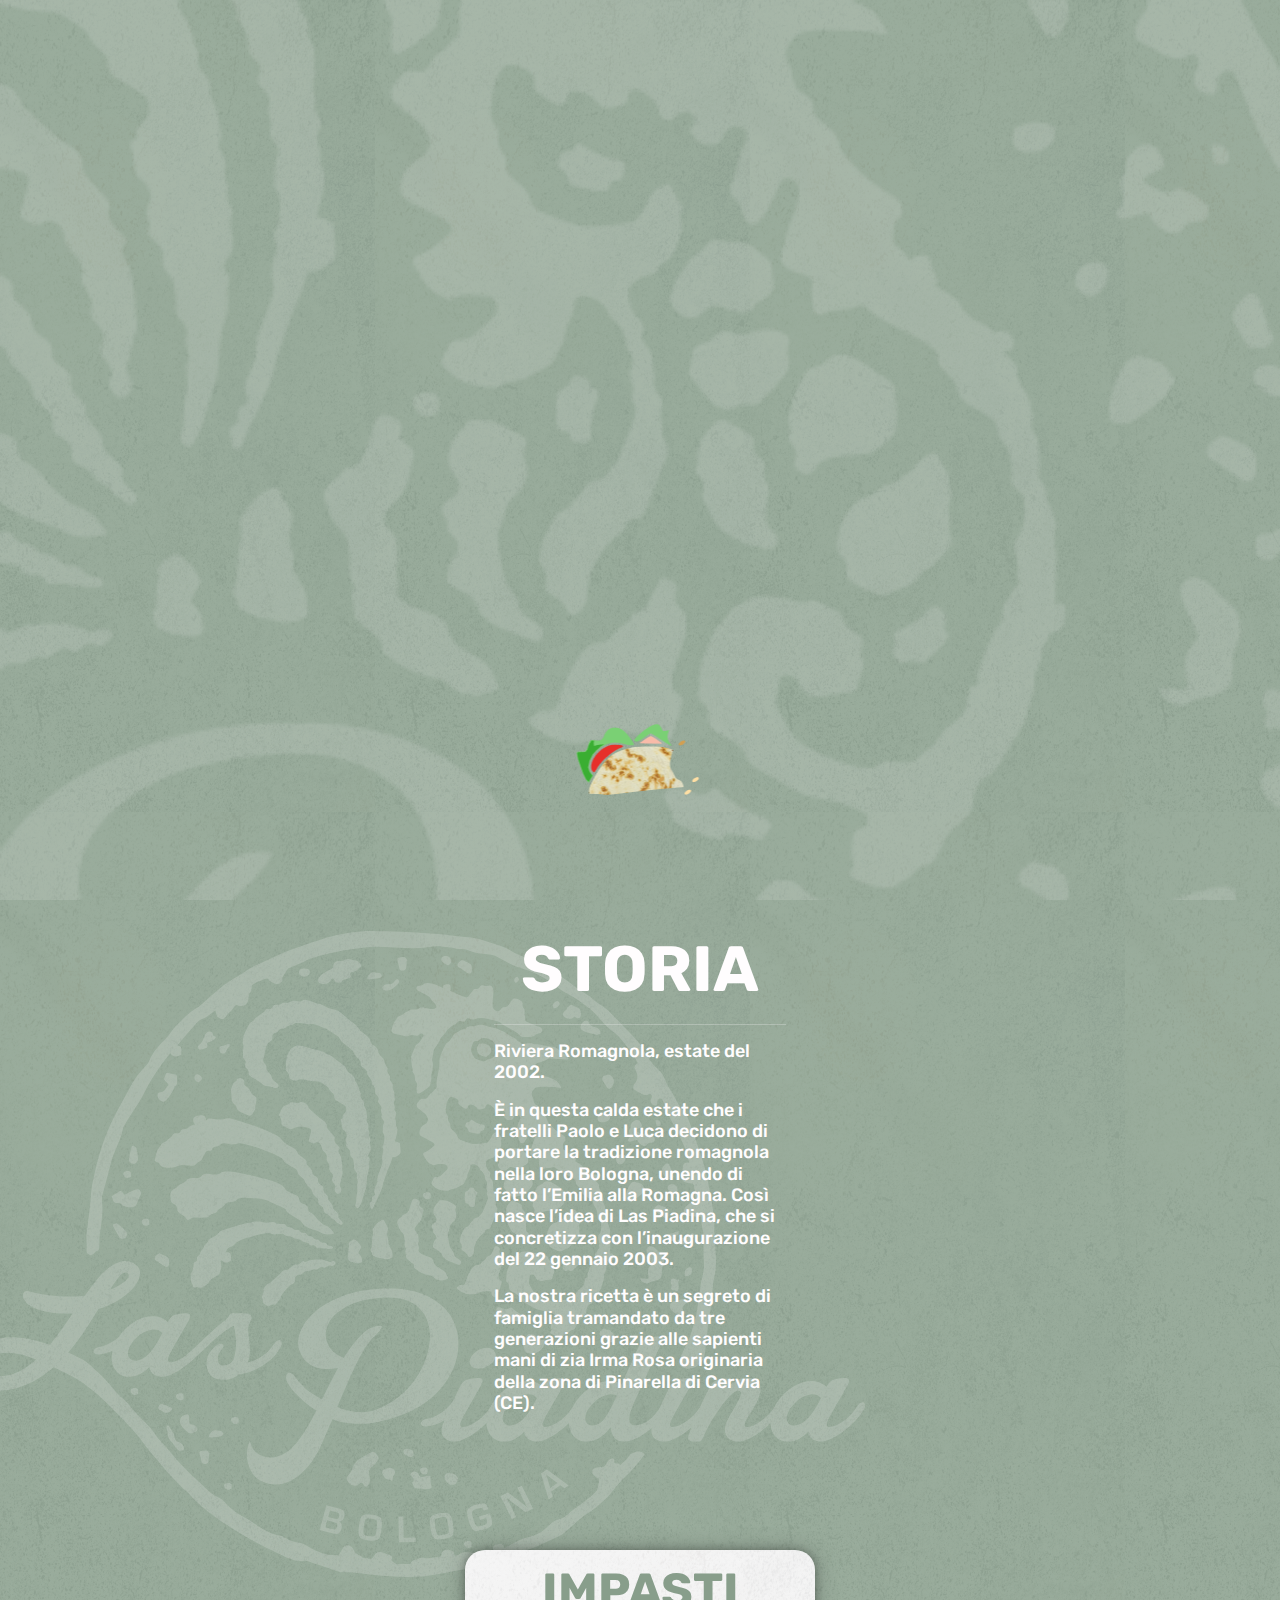
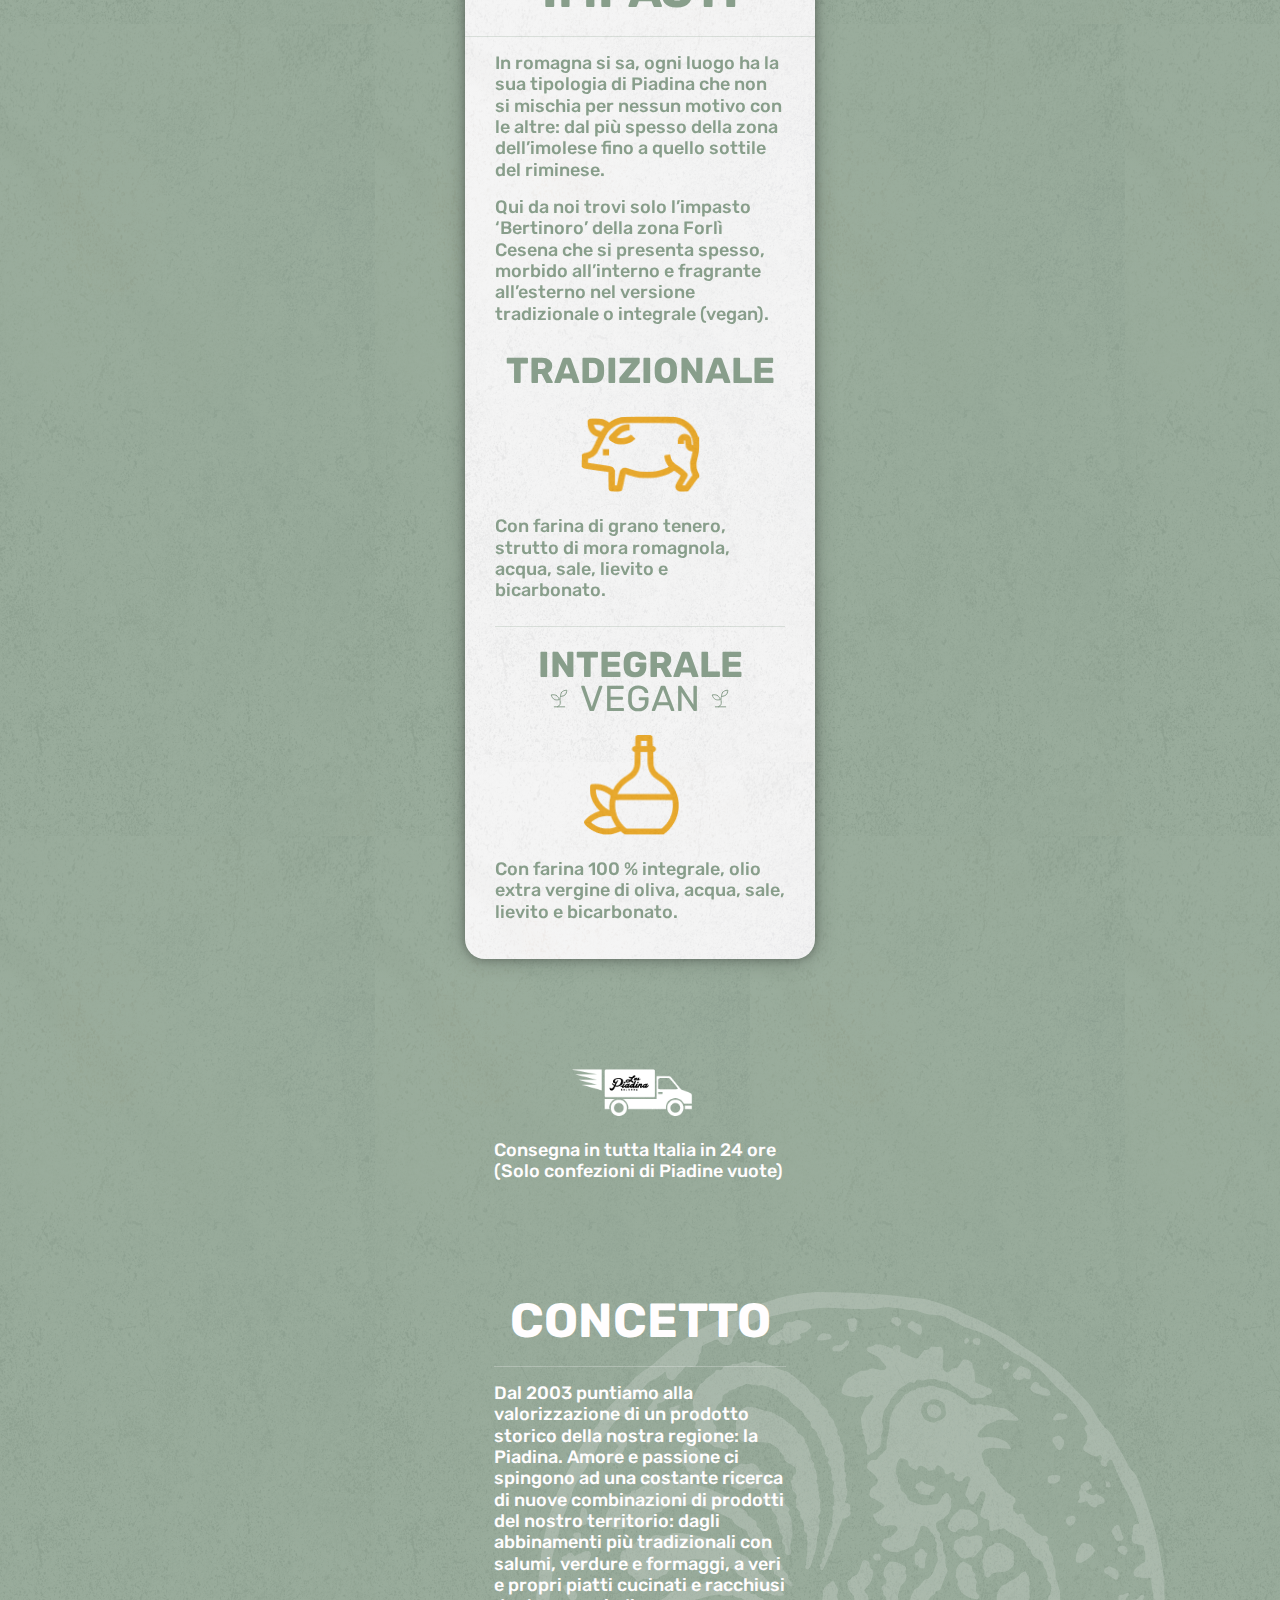
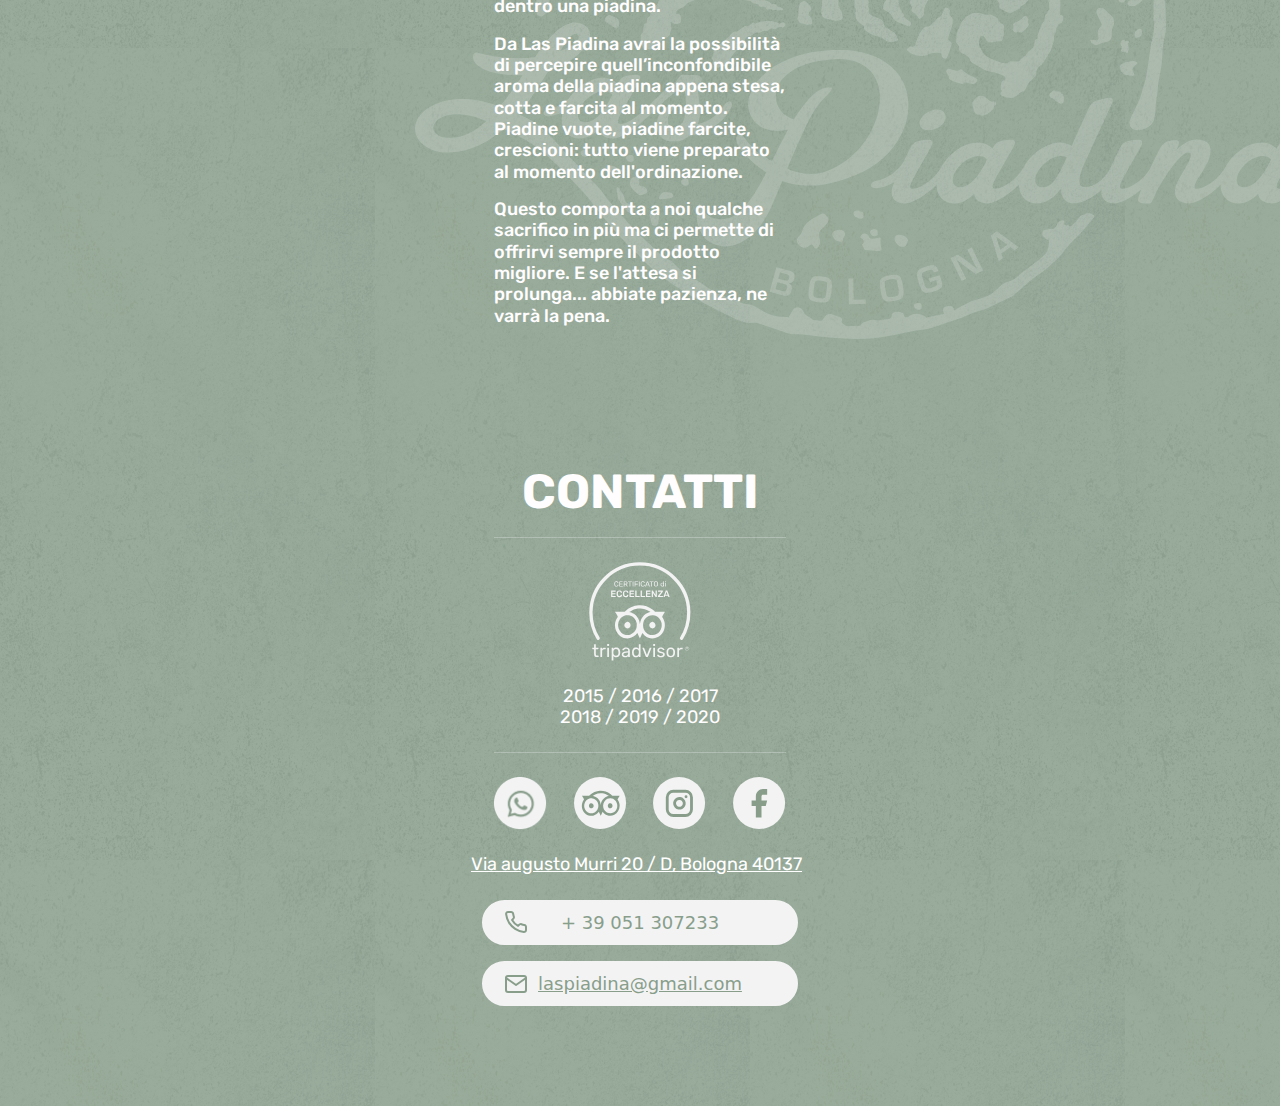
<file: index.html>
<!DOCTYPE html>
<html class="no-js" lang="it">
  <head>
    <meta charset="utf-8" />
    <meta name="viewport" content="width=device-width, initial-scale=1.0" />
    <title>LasPiadina</title>

    <link
      href="css/index.css"
      media="screen, projection"
      rel="stylesheet"
      type="text/css"
    />
    <!--[if lt IE 9]>
      <script src="js/html5shiv.js"></script>
    <![endif]-->
    <script src="js/modernizr.js"></script>
    <!-- CSS only -->
    <link
      href="./thridparty/bootstrap-5.1.3-dist/css/bootstrap.min.css"
      rel="stylesheet"

    />
  </head>
  <body>
    <div class="wrapper-outer">
      <div class="wrapper">
        <div class="anim-screen">
          <div class="anim-screen-bg"></div>
          <div class="slides">
            <img
            loading="lazy"
              class="anim-screen-slide-1"
              src="./images/Piadina-intera.png"
            />
            <img
            loading="lazy"
              class="anim-screen-slide-2"
              src="./images/Piadina-morso.png"
            />
            <img
            loading="lazy"
              class="anim-screen-slide-3"
              src="./images/Piadina-intera.png"
            />
            <img
            loading="lazy"
              class="anim-screen-slide-4"
              src="./images/Piadina-morso.png"
            />
          </div>
        </div>
        <div class="menu-btn d-none">
          <a
            href="https://www.justeat.it/restaurants-las-piadinabologna/menu"
            class="btn-yellow"
            >Ordina</a
          >
        </div>
        <header>
          <div
            class="d-flex justify-content-between align-items-center header-open"
          >
            <div class="nav-item d-flex align-items-center">
              <a
                class="text-decoration-none desc-14 text-white fw-500"
                href="#"
              >
                <img
                loading="lazy"
                  width="19px"
                  class="language-toggler me-1"
                  src="./images/italian-flag-circle.png"
                  alt="italian flag"
                />
                <span> IT </span>
              </a>
            </div>
            <div class="nav-item">
              <a href="./index.html">
                <img
                loading="lazy" class="logo" src="./images/logo.svg" alt="..." />
              </a>
            </div>
            <div class="nav-item d-flex justify-content-end">
              <button id="navbarOpener" class="btn">
                <img
                loading="lazy" class="logo" src="./images/two-lines.svg" alt="..." />
              </button>
            </div>
          </div>

          <div class="navbar-menu d-none">
            <div class="content">
              <div
                class="d-flex justify-content-between align-items-center header-open p-0"
              >
                <div class="nav-item d-flex align-items-center">
                  <a
                    class="text-decoration-none desc-14 text-white fw-500"
                    href="#"
                  >
                    <img
                    loading="lazy"
                      width="19px"
                      class="language-toggler me-1"
                      src="./images/italian-flag-circle.png"
                      alt="italian flag"
                    />
                    <span> IT </span>
                  </a>
                </div>
                <div class="nav-item">
                  <a href="">
                    <img
                    loading="lazy" class="logo" src="./images/logo.svg" alt="..." />
                  </a>
                </div>
                <div class="nav-item d-flex justify-content-end">
                  <button id="navbarCloser" class="btn">
                    <img
                    loading="lazy" class="logo" src="./images/x.svg" alt="..." />
                  </button>
                </div>
              </div>

              <ul class="list-unstyled">
                <li class="desc-36 fw-bold">
                  <a class="text-decoration-none text-white" href="./menu.html">
                    MENU</a
                  >
                </li>
                <li class="desc-36">
                  <a class="text-white text-decoration-none" href="#storisId">
                    STORIA</a
                  >
                </li>
                <li class="desc-36">
                  <a class="text-white text-decoration-none" href="#impastoId">
                    IMPASTO
                  </a>
                </li>
                <li class="desc-36">
                  <a class="text-white text-decoration-none" href="#contattiId"
                    >CONTATTI
                  </a>
                </li>
              </ul>

              <div class="d-flex justify-content-between mb-5 mt-5">
                <a href="https://wa.me/message/MQXWW7TPMB6HM1"
                  ><img
                  loading="lazy"
                    width="53px"
                    src="./images/whatsapp-icon.png"
                    alt="whatsapp icon"
                /></a>
                <a
                  href="https://www.tripadvisor.it/Restaurant_Review-g187801-d5488796-Re
                views-Las_Piadina-Bologna_Province_of_Bologna_Emilia_Romagna.html"
                  ><img
                  loading="lazy"
                    width="53px"
                    src="./images/tripadvisor-icon.svg"
                    alt="tripadvisor icon"
                /></a>
                <a
                  href="https://instagram.com/laspiadina.bologna?utm_medium=copy_link
                "
                  ><img
                  loading="lazy"
                    width="53px"
                    src="./images/instagram-icon.svg"
                    alt="instagram icon"
                /></a>
                <a href="https://www.facebook.com/laspiadina"
                  ><img
                  loading="lazy"
                    width="53px"
                    src="./images/facebook-icon.svg"
                    alt="facebook icon"
                /></a>
              </div>
              <div class="row">
                <a
                  href="https://www.justeat.it/restaurants-las-piadinabologna/menu"
                  class="btn-yellow w-100"
                  >Ordina</a
                >
              </div>
            </div>
          </div>
        </header>
        <main>
          <section class="hero">
            <div class="bg mw-375 mx-auto">
              <img
              loading="lazy"
                class="bg-1"
                src="./images/hero-bg-1.jpg"
                alt="..."
                loading="lazy"
              />
              <img
              loading="lazy"
                class="bg-2"
                src="./images/hero-bg-2.jpg"
                alt="..."
                loading="lazy"
              />
              <img
              loading="lazy"
                class="bg-3"
                src="./images/hero-bg-3.jpg"
                alt="..."
                loading="lazy"
              />
            </div>
            <div class="hero-content">
              <h1 class="desc-64 fw-bold text-center">
                <span class="text-nowrap">All you</span>
                <span class="text-nowrap">need is</span> Piada
              </h1>
            </div>
            <a href="#storisId" class="arrow-down">
              <img
              loading="lazy" src="./images/arrow-down.svg" alt="arrow down" />
            </a>
          </section>

          <section id="storisId" class="storia">
            <div class="bg"><img
              loading="lazy" src="./images/logo.svg" alt="..." /></div>
            <div class="mw-292 mx-auto">
              <h1 class="desc-64 fw-bold text-center white-color">STORIA</h1>
              <hr class="white-color" />
              <p class="desc-18 white-text white-color fw-500">
                Riviera Romagnola, estate del 2002.
              </p>
              <p class="desc-18 white-text white-color fw-500">
                È in questa calda estate che i fratelli Paolo e Luca decidono di
                portare la tradizione romagnola nella loro Bologna, unendo di
                fatto l’Emilia alla Romagna. Così nasce l’idea di Las Piadina,
                che si concretizza con l’inaugurazione del 22 gennaio 2003.
              </p>

              <p class="desc-18 white-text white-color fw-500">
                La nostra ricetta è un segreto di famiglia tramandato da tre
                generazioni grazie alle sapienti mani di zia Irma Rosa
                originaria della zona di Pinarella di Cervia (CE).
              </p>
            </div>
          </section>
          <!-- \\ -->
          <section id="impastoId" class="impasti mw-350 mx-auto">
            <h1 class="desc-48 fw-bold text-center white-color">IMPASTI</h1>
            <hr />
            <div class="inner">
              <p class="desc-18 white-text white-color fw-500">
                In romagna si sa, ogni luogo ha la sua tipologia di Piadina che
                non si mischia per nessun motivo con le altre: dal più spesso
                della zona dell’imolese fino a quello sottile del riminese.
              </p>

              <p class="desc-18 white-text white-color fw-500 mb-4">
                Qui da noi trovi solo l’impasto ‘Bertinoro’ della zona Forlì
                Cesena che si presenta spesso, morbido all’interno e fragrante
                all’esterno nel versione tradizionale o integrale (vegan).
              </p>
              <h2 class="desc-36 fw-bold text-center white-color mb-4">
                TRADIZIONALE
              </h2>
              <div class="d-flex justify-content-center mb-4">
                <img
                loading="lazy" width="119px" src="./images/pig.png" alt="pig" srcset="" />
              </div>

              <p class="desc-18 white-text white-color fw-500 mb-4 me-3">
                Con farina di grano tenero, strutto di mora romagnola, acqua,
                sale, lievito e bicarbonato.
              </p>
              <hr />
              <h2 class="desc-36 fw-bold text-center white-color mb-0">
                INTEGRALE
              </h2>
              <div class="d-flex justify-content-center align-items-center">
                <img
                loading="lazy" width="25px" src="./images/leaf.svg" alt="leaf" />
                <p class="desc-36 fw-400 text-center white-color mb-0 mx-2">
                  VEGAN
                </p>
                <img
                loading="lazy" width="25px" src="./images/leaf.svg" alt="leaf" />
              </div>
              <div class="d-flex justify-content-center mb-4 olio">
                <img
                loading="lazy" width="95px" src="./images/oil.png" alt="oil" srcset="" />
              </div>

              <p class="desc-18 white-text white-color fw-500 mb-4">
                Con farina 100 % integrale, olio extra vergine di oliva, acqua,
                sale, lievito e bicarbonato.
              </p>
            </div>
          </section>
          <section class="concentto pb-0">
            <div class="mw-292 mx-auto">
              <div class="d-flex justify-content-center">
                <div>
                  <img
                  loading="lazy"
                    class="me-3"
                    width="120px"
                    src="./images/delivery.png"
                    alt="deliver buss"
                  />
                </div>
              </div>
              <p class="desc-18 white-text white-color fw-500 mt-4">
                Consegna in tutta Italia in 24 ore (Solo confezioni di Piadine
                vuote)
              </p>
            </div>
          </section>
          <!-- \\ -->
          <section class="concentto">
            <div class="bg"><img
              loading="lazy" src="./images/logo.svg" alt="..." /></div>
            <div class="mw-292 mx-auto">
              <h1 class="desc-48 fw-bold text-center white-color">CONCETTO</h1>
              <hr class="white-color" />

              <p class="desc-18 white-text white-color fw-500">
                Dal 2003 puntiamo alla valorizzazione di un prodotto storico
                della nostra regione: la Piadina. Amore e passione ci spingono
                ad una costante ricerca di nuove combinazioni di prodotti del
                nostro territorio: dagli abbinamenti più tradizionali con
                salumi, verdure e formaggi, a veri e propri piatti cucinati e
                racchiusi dentro una piadina.
              </p>
              <p class="desc-18 white-text white-color fw-500">
                Da Las Piadina avrai la possibilità di percepire
                quell’inconfondibile aroma della piadina appena stesa, cotta e
                farcita al momento. Piadine vuote, piadine farcite, crescioni:
                tutto viene preparato al momento dell'ordinazione.
              </p>

              <p class="desc-18 white-text white-color fw-500">
                Questo comporta a noi qualche sacrifico in più ma ci permette di
                offrirvi sempre il prodotto migliore. E se l'attesa si
                prolunga... abbiate pazienza, ne varrà la pena.
              </p>
            </div>
          </section>
          <!-- \\ -->
          <section id="contattiId" class="contatti">
            <div class="mw-292 mx-auto">
              <h1 class="desc-48 fw-bold text-center white-color">CONTATTI</h1>
              <hr class="white-color mb-4" />
              <div class="d-flex justify-content-center mb-4">
                <div>
                  <img
                  loading="lazy"
                    width="102px"
                    src="./images/tripadvisor_logo.svg"
                    alt="tripadvisor logo"
                  />
                </div>
              </div>
              <p class="desc-18 white-text white-color text-center mb-4">
                2015 / 2016 / 2017 <br />
                2018 / 2019 / 2020
              </p>
              <hr class="white-color mb-4" />
              <div class="d-flex justify-content-between mb-4">
                <a href="https://wa.me/message/MQXWW7TPMB6HM1"
                  ><img
                  loading="lazy"
                    width="53px"
                    src="./images/whatsapp-icon.png"
                    alt="whatsapp icon"
                /></a>
                <a
                  href="https://www.tripadvisor.it/Restaurant_Review-g187801-d5488796-Re
              views-Las_Piadina-Bologna_Province_of_Bologna_Emilia_Romagna.html"
                  ><img
                  loading="lazy"
                    width="53px"
                    src="./images/tripadvisor-icon.svg"
                    alt="tripadvisor icon"
                /></a>
                <a
                  href="https://instagram.com/laspiadina.bologna?utm_medium=copy_link
              "
                  ><img
                  loading="lazy"
                    width="53px"
                    src="./images/instagram-icon.svg"
                    alt="instagram icon"
                /></a>
                <a href="https://www.facebook.com/laspiadina"
                  ><img
                  loading="lazy"
                    width="53px"
                    src="./images/facebook-icon.svg"
                    alt="facebook icon"
                /></a>
              </div>
              <p
                style="position: relative; left: -23px"
                class="desc-18 white-text white-color text-center mb-4 text-nowrap"
              >
                <a class="mappelink" href="https://www.google.com/maps/place/Las+Piadina/@44.4826298,11.3572779,17z/data=!3m1!4b1!4m5!3m4!1s0x477fd4ccf88f2d7f:0xfcbb417fe6a0ae3e!8m2!3d44.482626!4d11.3594666"> Via augusto Murri 20 / D, Bologna 40137</a>
              </p>

              <div class="row">
                <a
                  class="btn-white rounded-pill mb-3 text-decoration-none"
                  href="tel:39-051-307233"
                >
                  <img
                  loading="lazy" src="./images/phone.svg" alt="phone" /> + 39 051 307233
                </a>
                <a
                  class="btn-white rounded-pill mb-100"
                  href="mailto:laspiadina@gmail.com"
                >
                  <img
                  loading="lazy" src="./images/mail.svg" alt="mail" />
                  laspiadina@gmail.com
                </a>
              </div>
            </div>
          </section>
          <!-- \\ -->
        </main>



      </div>
    </div>
    <!-- jquery -->
    <script src="./thridparty/jquery/jquery-3.6.0.min.js"></script>
    <!-- GSAP -->
    <script src="./thridparty/gsap-3/gsap-3.min.js"></script>
    <!-- JavaScript Bundle with Popper -->
    <script
      src="./thridparty/bootstrap-5.1.3-dist/js/bootstrap.min.js"

    ></script>
    <script src="./js/index.js"></script>
  </body>
</html>
</file>
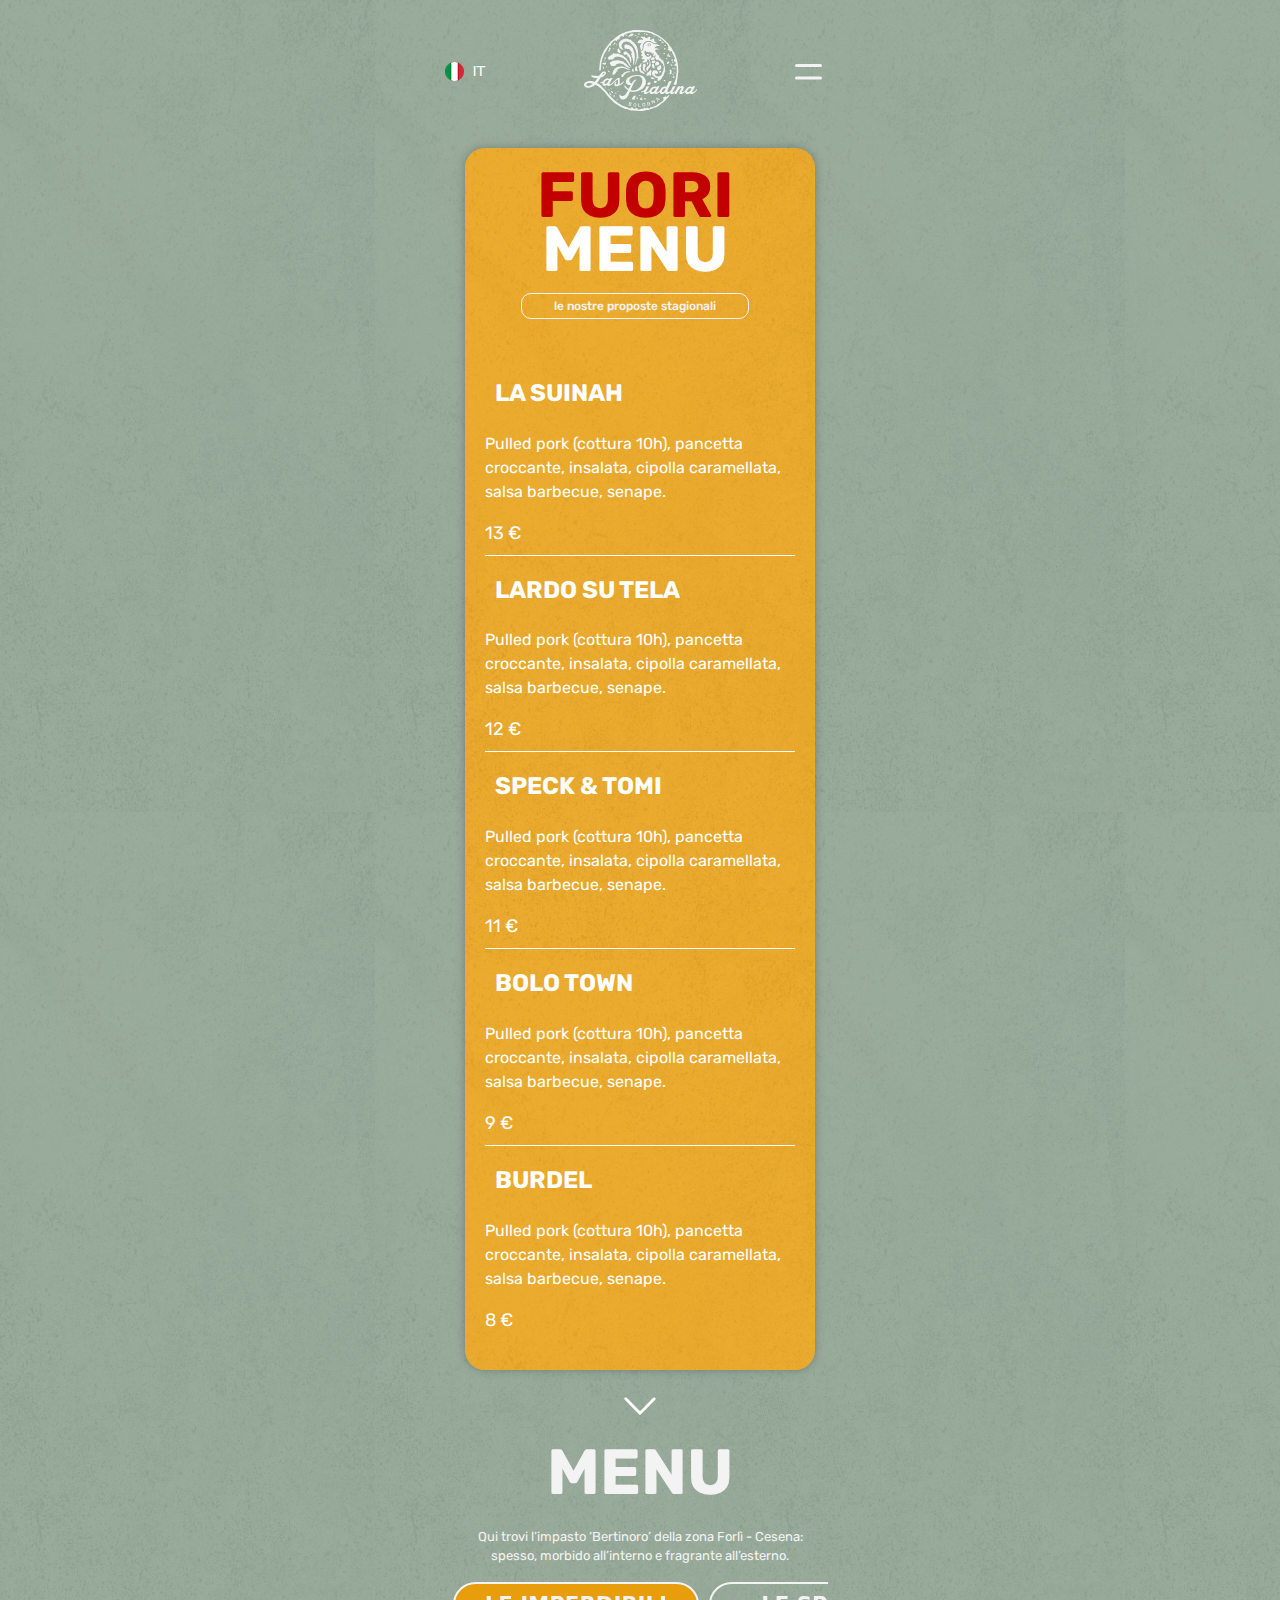
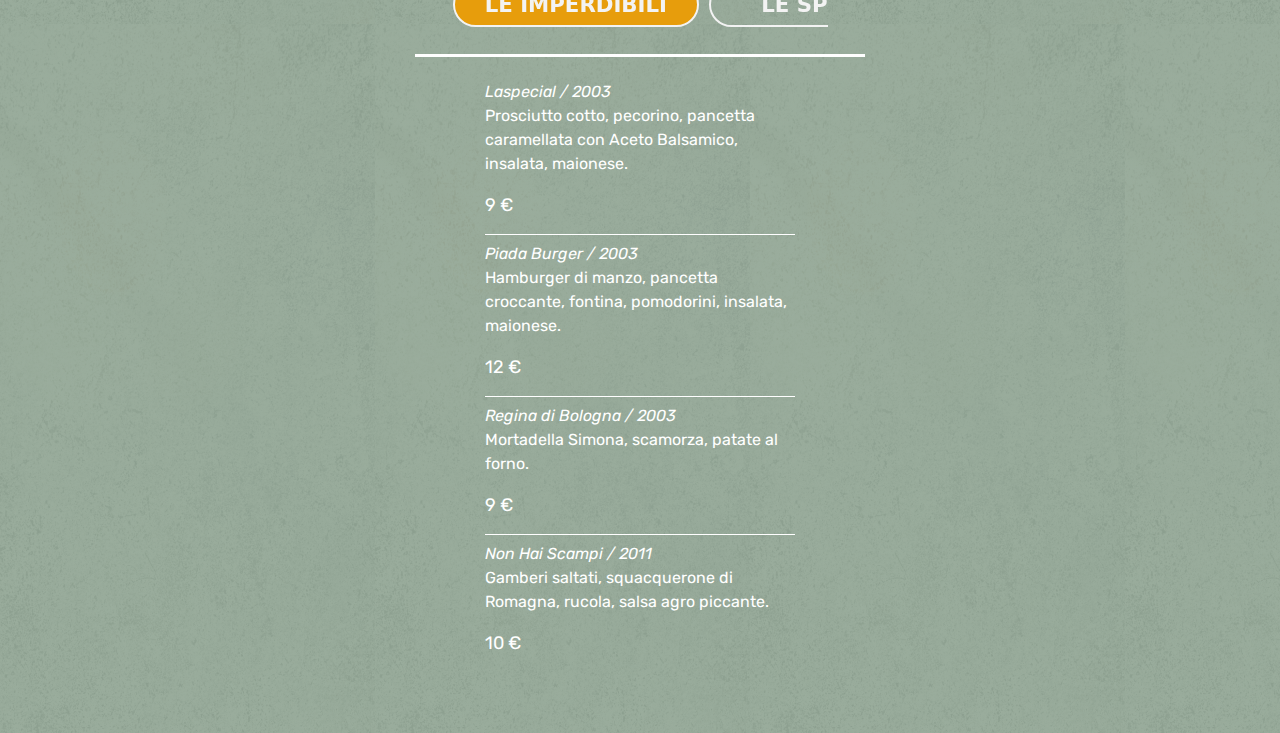
<file: menu.html>
<!DOCTYPE html>
<html class="no-js" lang="it">

<head>
  <meta charset="utf-8" />
  <meta name="viewport" content="width=device-width, initial-scale=1.0" />
  <title>LasPiadina</title>

  <link href="css/menu.css" media="screen, projection" rel="stylesheet" type="text/css" />
  <!--[if lt IE 9]>
      <script src="js/html5shiv.js"></script>
    <![endif]-->
  <script src="js/modernizr.js"></script>
  <!-- Link Swiper's CSS -->
  <link rel="stylesheet" href="./thridparty/swiper-7/swiper-7.3.1.css" />
  <!-- CSS only -->
  <link href="./thridparty/bootstrap-5.1.3-dist/css/bootstrap.min.css" rel="stylesheet" />
</head>

<body>
  <div class="wrapper-outer">
    <div class="wrapper">
      <div class="menu-btn d-none">
        <a href="https://www.justeat.it/restaurants-las-piadinabologna/menu" class="btn-yellow">Ordina</a>
      </div>
      <header>
        <div class="d-flex justify-content-between align-items-center header-open">
          <div class="nav-item d-flex align-items-center">
            <a class="text-decoration-none desc-14 text-white fw-500" href="#">
              <img loading="lazy" width="19px" class="language-toggler me-1" src="./images/italian-flag-circle.png"
                alt="italian flag" />
              <span> IT </span>
            </a>
          </div>
          <div class="nav-item">
            <a href="./index.html">
              <img loading="lazy" class="logo" src="./images/logo.svg" alt="..." />
            </a>
          </div>
          <div class="nav-item d-flex justify-content-end">
            <button id="navbarOpener" class="btn">
              <img loading="lazy" class="logo" src="./images/two-lines.svg" alt="..." />
            </button>
          </div>
        </div>

        <div class="navbar-menu d-none">
          <div class="content">
            <div class="d-flex justify-content-between align-items-center header-open p-0">
              <div class="nav-item d-flex align-items-center">
                <a class="text-decoration-none desc-14 text-white fw-500" href="#">
                  <img loading="lazy" width="19px" class="language-toggler me-1" src="./images/italian-flag-circle.png"
                    alt="italian flag" />
                  <span> IT </span>
                </a>
              </div>
              <div class="nav-item">
                <a href="">
                  <img loading="lazy" class="logo" src="./images/logo.svg" alt="..." />
                </a>
              </div>
              <div class="nav-item d-flex justify-content-end">
                <button id="navbarCloser" class="btn">
                  <img loading="lazy" class="logo" src="./images/x.svg" alt="..." />
                </button>
              </div>
            </div>

            <ul class="list-unstyled">
              <li class="desc-36 fw-bold">MENU</li>
              <li class="desc-36">
                <a class="text-white text-decoration-none" href="./index.html#storisId">STORIA</a>
              </li>
              <li class="desc-36">
                <a class="text-white text-decoration-none" href="./index.html#impastoId">IMPASTO</a>
              </li>
              <li class="desc-36">
                <a class="text-white text-decoration-none" href="./index.html#contattiId">CONTATTI</a>
              </li>
            </ul>

            <div class="d-flex justify-content-between mb-5 mt-5">
              <a href="#"><img loading="lazy" width="53px" src="./images/whatsapp-icon.png" alt="whatsapp icon" /></a>
              <a href="#"><img loading="lazy" width="53px" src="./images/tripadvisor-icon.svg"
                  alt="tripadvisor icon" /></a>
              <a href="#"><img loading="lazy" width="53px" src="./images/instagram-icon.svg" alt="instagram icon" /></a>
              <a href="#">
                <img loading="lazy" width="53px" src="./images/facebook-icon.svg" alt="facebook icon" /></a>
            </div>
            <div class="row">
              <a href="https://www.justeat.it/restaurants-las-piadinabologna/menu" class="btn-yellow w-100">Ordina</a>
            </div>
          </div>
        </div>
      </header>
      <main>
        <!-- \\ -->
        <section class="menu-fuori mw-350 mx-auto">
          <header class="title text-center">
            <h1 class="desc-64 red-color mb-0 fw-bold mb-3">
              FUORI <span class="text-white">MENU</span>
            </h1>
            <button class="white-btn-alt">
              le nostre proposte stagionali
            </button>
          </header>

          <main>
            <ul class="menu-fuori-list list-unstyled ps-0 text-white">
              <li>
                <header class="d-flex justify-content-between mb-1">
                  <h2 class="desc-24 fw-bold mb-0">LA SUINAH</h2>
                </header>
                <main>
                  <p class="desc-16">
                    Pulled pork (cottura 10h), pancetta croccante, insalata,
                    cipolla caramellata, salsa barbecue, senape.
                  </p>
                </main>
                <footer>
                  <p class="desc-18 mb-2">13 €</p>
                </footer>
              </li>
              <li>
                <header class="d-flex justify-content-between mb-1">
                  <h2 class="desc-24 fw-bold mb-0">LARDO SU TELA</h2>
                </header>
                <main>
                  <p class="desc-16">
                    Pulled pork (cottura 10h), pancetta croccante, insalata,
                    cipolla caramellata, salsa barbecue, senape.
                  </p>
                </main>
                <footer>
                  <p class="desc-18 mb-2">12 €</p>
                </footer>
              </li>
              <li>
                <header class="d-flex justify-content-between mb-1">
                  <h2 class="desc-24 fw-bold mb-0">SPECK & TOMI</h2>
                </header>
                <main>
                  <p class="desc-16">
                    Pulled pork (cottura 10h), pancetta croccante, insalata,
                    cipolla caramellata, salsa barbecue, senape.
                  </p>
                </main>
                <footer>
                  <p class="desc-18 mb-2">11 €</p>
                </footer>
              </li>
              <li>
                <header class="d-flex justify-content-between mb-1">
                  <h2 class="desc-24 fw-bold mb-0">BOLO TOWN</h2>
                </header>
                <main>
                  <p class="desc-16">
                    Pulled pork (cottura 10h), pancetta croccante, insalata,
                    cipolla caramellata, salsa barbecue, senape.
                  </p>
                </main>
                <footer>
                  <p class="desc-18 mb-2">9 €</p>
                </footer>
              </li>
              <li>
                <header class="d-flex justify-content-between mb-1">
                  <h2 class="desc-24 fw-bold mb-0">BURDEL</h2>
                </header>
                <main>
                  <p class="desc-16">
                    Pulled pork (cottura 10h), pancetta croccante, insalata,
                    cipolla caramellata, salsa barbecue, senape.
                  </p>
                </main>
                <footer>
                  <p class="desc-18 mb-2">8 €</p>
                </footer>
              </li>
            </ul>
          </main>
        </section>
        <!-- \\ -->
        <section class="menu-details">
          <div class="d-flex justify-content-center mt-4">
            <a href="#menuList">
              <img loading="lazy" width="32px" src="./images/arrow-down.svg" alt="arrow down" />
            </a>
          </div>
          <header id="menuList" class="text-center pt-3">
            <h1 class="desc-64 mb-0 fw-bold mb-3">MENU</h1>
            <p class="desc-13 mw-350 mx-auto">
              Qui trovi l’impasto ‘Bertinoro’ della zona Forlì - Cesena:
              spesso, morbido all’interno e fragrante all’esterno.
            </p>

            <!-- Swiper -->
            <div class="swiper mySwiper mw-375">
              <div class="swiper-wrapper">
                <div class="swiper-slide">
                  <button class="btn-menu active" data-menu="1">
                    LE IMPERDIBILI
                  </button>
                </div>
                <div class="swiper-slide">
                  <button class="btn-menu" data-menu="2">LE SPECIALI</button>
                </div>
                <div class="swiper-slide">
                  <button class="btn-menu" data-menu="3">
                    LA TRADIZIONE
                  </button>
                </div>
                <div class="swiper-slide">
                  <button class="btn-menu" data-menu="4">LE VERDURINE</button>
                </div>
                <div class="swiper-slide">
                  <button class="btn-menu" data-menu="5">I CRESCIONI</button>
                </div>
                <div class="swiper-slide">
                  <button class="btn-menu" data-menu="6">I DOLCETTI</button>
                </div>
              </div>
            </div>
          </header>

          <hr style="height: 3px; background-color: #fff; opacity: 1" />

          <main class="text-white mw-310 mx-auto">
            <div class="menu-list menu-list-1">
              <ul class="list-unstyled">
                <li>
                  <p class="desc-16 mb-0"><i> Laspecial / 2003</i></p>
                  <p class="desc-16">
                    Prosciutto cotto, pecorino, pancetta caramellata con Aceto
                    Balsamico, insalata, maionese.
                  </p>
                  <div class="d-flex justify-content-between">
                    <p class="desc-18 mb-2">9 €</p>
                  </div>
                </li>
                <li>
                  <p class="desc-16 mb-0"><i> Piada Burger / 2003</i></p>
                  <p class="desc-16">
                    Hamburger di manzo, pancetta croccante, fontina,
                    pomodorini, insalata, maionese.
                  </p>
                  <div class="d-flex justify-content-between">
                    <p class="desc-18 mb-2">12 €</p>
                  </div>
                </li>
                <li>
                  <p class="desc-16 mb-0"><i> Regina di Bologna / 2003</i></p>
                  <p class="desc-16">
                    Mortadella Simona, scamorza, patate al forno.
                  </p>
                  <div class="d-flex justify-content-between">
                    <p class="desc-18 mb-2">9 €</p>
                  </div>
                </li>

                <li>
                  <p class="desc-16 mb-0"><i> Non Hai Scampi / 2011</i></p>
                  <p class="desc-16">
                    Gamberi saltati, squacquerone di Romagna, rucola, salsa
                    agro piccante.
                  </p>
                  <div class="d-flex justify-content-between">
                    <p class="desc-18 mb-2">10 €</p>
                  </div>
                </li>

                <li>
                  <p class="desc-16 mb-0"><i> Truffle Maker / 2015</i></p>
                  <p class="desc-16">
                    Pesto di salsiccia, squacquerone di Romagna, rucola, crema
                    di tartufo bianco.
                  </p>
                  <div class="d-flex justify-content-between">
                    <p class="desc-18 mb-2">9 €</p>
                  </div>
                </li>

                <li>
                  <p class="desc-16 mb-0"><i> La Cotolla / 2021</i></p>
                  <p class="desc-16">
                    Cotoletta alla bolognese, crema di tartufo bianco.
                  </p>
                  <div class="d-flex justify-content-between">
                    <p class="desc-18 mb-2">12 €</p>
                  </div>
                </li>
              </ul>
            </div>

            <div class="menu-list menu-list-2">
              <ul class="list-unstyled">
                <li>
                  <p class="desc-16">
                    Speck, rucola, pomodorini, scaglie di grana.
                  </p>
                  <div class="d-flex justify-content-between">
                    <p class="desc-18 mb-2">7 €</p>
                  </div>
                </li>
                <li>
                  <p class="desc-16">Speck, brie, melanzane, rucola.</p>
                  <div class="d-flex justify-content-between">
                    <p class="desc-18 mb-2">8 €</p>
                  </div>
                </li>
                <li>
                  <p class="desc-16">Speck, brie, pomodorini secchi.</p>
                  <div class="d-flex justify-content-between">
                    <p class="desc-18 mb-2">8 €</p>
                  </div>
                </li>
                <li>
                  <p class="desc-16">Salsiccia, mozzarella, pomodorini.</p>
                  <div class="d-flex justify-content-between">
                    <p class="desc-18 mb-2">7 €</p>
                  </div>
                </li>
                <li>
                  <p class="desc-16">
                    Salsiccia, squacquerone, rucola, crema di tartufo.
                  </p>
                  <div class="d-flex justify-content-between">
                    <p class="desc-18 mb-2">8 €</p>
                  </div>
                </li>
                <li>
                  <p class="desc-16">Salsiccia, brie, funghi, melanzane.</p>
                  <div class="d-flex justify-content-between">
                    <p class="desc-18 mb-2">9 €</p>
                  </div>
                </li>
                <li>
                  <p class="desc-16">Ventricina, gorgonzola, rucola.</p>
                  <div class="d-flex justify-content-between">
                    <p class="desc-18 mb-2">7 €</p>
                  </div>
                </li>
                <li>
                  <p class="desc-16">
                    Ventricina, scamorza, melanzane, pomodorini secchi.
                  </p>
                  <div class="d-flex justify-content-between">
                    <p class="desc-18 mb-2">9 €</p>
                  </div>
                </li>
                <li>
                  <p class="desc-16">
                    Mortadella Simona, squacquerone, erbette piccanti.
                  </p>
                  <div class="d-flex justify-content-between">
                    <p class="desc-18 mb-2">8 €</p>
                  </div>
                </li>
                <li>
                  <p class="desc-16">
                    Mortadella Simona, pecorino, melanzane.
                  </p>
                  <div class="d-flex justify-content-between">
                    <p class="desc-18 mb-2">9 €</p>
                  </div>
                </li>
                <li>
                  <p class="desc-16">Pancetta, pomodori, rucola, pecorino.</p>
                  <div class="d-flex justify-content-between">
                    <p class="desc-18 mb-2">7 €</p>
                  </div>
                </li>
                <li>
                  <p class="desc-16">
                    Coppa di testa, erbette piccanti, pecorino.
                  </p>
                  <div class="d-flex justify-content-between">
                    <p class="desc-18 mb-2">8 €</p>
                  </div>
                </li>
                <li>
                  <p class="desc-16">
                    Prosciutto cotto, fontina, uovo sodo, maionese.
                  </p>
                  <div class="d-flex justify-content-between">
                    <p class="desc-18 mb-2">8 €</p>
                  </div>
                </li>
                <li>
                  <p class="desc-16">
                    Prosciutto crudo di Parma 24 mesi, mozzarella, pomodorini,
                    rucola, Aceto Balsamico.
                  </p>
                  <div class="d-flex justify-content-between">
                    <p class="desc-18 mb-2">8 €</p>
                  </div>
                </li>
                <li>
                  <p class="desc-16">
                    Prosciutto crudo di Parma 24 mesi, gorgonzola, patate al
                    forno.
                  </p>
                  <div class="d-flex justify-content-between">
                    <p class="desc-18 mb-2">9 €</p>
                  </div>
                </li>
                <li>
                  <p class="desc-16">
                    Cotoletta di pollo, fontina, pomodorini, maionese.
                  </p>
                  <div class="d-flex justify-content-between">
                    <p class="desc-18 mb-2">9 €</p>
                  </div>
                </li>
                <li>
                  <p class="desc-16">
                    Hamburger di manzo, fontina, insalata, cipolla stufata,
                    pancetta croccante, ketchup.
                  </p>
                  <div class="d-flex justify-content-between">
                    <p class="desc-18 mb-2">13 €</p>
                  </div>
                </li>
                <li>
                  <p class="desc-16">
                    Gamberi saltati, salsa cocktail, insalata.
                  </p>
                  <div class="d-flex justify-content-between">
                    <p class="desc-18 mb-2">10 €</p>
                  </div>
                </li>
                <li>
                  <p class="desc-16">
                    Salmone affumicato, Philadelphia, erba cipollina,
                    pomodorini secchi, rucola.
                  </p>
                  <div class="d-flex justify-content-between">
                    <p class="desc-18 mb-2">10 €</p>
                  </div>
                </li>
              </ul>
            </div>

            <div class="menu-list menu-list-3">
              <ul class="list-unstyled">
                <li>
                  <p class="desc-16">
                    <i> Classica </i> / Prosciutto crudo di Parma 24 mesi,
                    squacquerone di Romagna, rucola.
                  </p>
                  <div class="d-flex justify-content-between">
                    <p class="desc-18 mb-2">7 €</p>
                  </div>
                </li>
                <li>
                  <p class="desc-16">Squacquerone di Romagna, rucola.</p>
                  <div class="d-flex justify-content-between">
                    <p class="desc-18 mb-2">6 €</p>
                  </div>
                </li>
                <li>
                  <p class="desc-16">Salsiccia, cipolla.</p>
                  <div class="d-flex justify-content-between">
                    <p class="desc-18 mb-2">7 €</p>
                  </div>
                </li>
                <li>
                  <p class="desc-16">Salame Milano, pecorino, maionese.</p>
                  <div class="d-flex justify-content-between">
                    <p class="desc-18 mb-2">7 €</p>
                  </div>
                </li>
              </ul>
            </div>

            <div class="menu-list menu-list-4">
              <ul class="list-unstyled">
                <li>
                  <p class="desc-16">Verdure alla griglia, scamorza.</p>
                  <div class="d-flex justify-content-between">
                    <p class="desc-18 mb-2">7 €</p>
                  </div>
                </li>
                <li>
                  <p class="desc-16">
                    Pomodorini, rucola, Aceto Balsamico, scaglie di grana.
                  </p>
                  <div class="d-flex justify-content-between">
                    <p class="desc-18 mb-2">6 €</p>
                  </div>
                </li>
                <li>
                  <p class="desc-16">Pomodorini secchi, rucola, brie.</p>
                  <div class="d-flex justify-content-between">
                    <p class="desc-18 mb-2">7 €</p>
                  </div>
                </li>
                <li>
                  <p class="desc-16">Patate al forno, funghi, gorgonzola.</p>
                  <div class="d-flex justify-content-between">
                    <p class="desc-18 mb-2">7.5 €</p>
                  </div>
                </li>
                <li>
                  <p class="desc-16">
                    Melanzane, pomodorini, rucola, pecorino.
                  </p>
                  <div class="d-flex justify-content-between">
                    <p class="desc-18 mb-2">8 €</p>
                  </div>
                </li>
                <li>
                  <p class="desc-16">
                    Zucchine, scamorza, uovo sodo, crema di tartufo.
                  </p>
                  <div class="d-flex justify-content-between">
                    <p class="desc-18 mb-2">8 €</p>
                  </div>
                </li>
                <li>
                  <p class="desc-16">
                    Erbette piccanti, funghi, brie, crema di tartufo.
                  </p>
                  <div class="d-flex justify-content-between">
                    <p class="desc-18 mb-2">8 €</p>
                  </div>
                </li>
              </ul>
            </div>

            <div class="menu-list menu-list-5">
              <ul class="list-unstyled">
                <li>
                  <p class="desc-16">
                    Prosciutto cotto, mozzarella, pomodoro.
                  </p>
                  <div class="d-flex justify-content-between">
                    <p class="desc-18 mb-2">7 €</p>
                  </div>
                </li>
                <li>
                  <p class="desc-16">
                    Prosciutto cotto, patate al forno, mozzarella.
                  </p>
                  <div class="d-flex justify-content-between">
                    <p class="desc-18 mb-2">7.5 €</p>
                  </div>
                </li>
                <li>
                  <p class="desc-16">Mozzarella, pomodoro.</p>
                  <div class="d-flex justify-content-between">
                    <p class="desc-18 mb-2">6 €</p>
                  </div>
                </li>
                <li>
                  <p class="desc-16">Salsiccia, erbette piccanti.</p>
                  <div class="d-flex justify-content-between">
                    <p class="desc-18 mb-2">7 €</p>
                  </div>
                </li>
                <li>
                  <p class="desc-16">Salsiccia, mozzarella, pomodoro.</p>
                  <div class="d-flex justify-content-between">
                    <p class="desc-18 mb-2">7 €</p>
                  </div>
                </li>
                <li>
                  <p class="desc-16">
                    Salsiccia, patate al forno, mozzarella,
                  </p>
                  <div class="d-flex justify-content-between">
                    <p class="desc-18 mb-2">7.5 €</p>
                  </div>
                </li>
                <li>
                  <p class="desc-16">Ventricina, gorgonzola, mozzarella.</p>
                  <div class="d-flex justify-content-between">
                    <p class="desc-18 mb-2">7.5 €</p>
                  </div>
                </li>
                <li>
                  <p class="desc-16">Pancetta, cipolla stufata, scamorza.</p>
                  <div class="d-flex justify-content-between">
                    <p class="desc-18 mb-2">7.5 €</p>
                  </div>
                </li>
                <li>
                  <p class="desc-16">Speck, brie, peperoni alla griglia.</p>
                  <div class="d-flex justify-content-between">
                    <p class="desc-18 mb-2">8 €</p>
                  </div>
                </li>
              </ul>
            </div>

            <div class="menu-list menu-list-6">
              <ul class="list-unstyled">
                <li>
                  <p class="desc-16">Piadina Nutella, scaglie di cocco.</p>
                  <div class="d-flex justify-content-between">
                    <p class="desc-18 mb-2">5 €</p>
                  </div>
                </li>
                <li>
                  <p class="desc-16">
                    Piadina squacquerone di Romagna, confettura.
                  </p>
                  <div class="d-flex justify-content-between">
                    <p class="desc-18 mb-2">6.5 €</p>
                  </div>
                </li>
                <li>
                  <p class="desc-16">
                    Crescione Nutella, granella nocciole, amarena Fabbri.
                  </p>
                  <div class="d-flex justify-content-between">
                    <p class="desc-18 mb-2">7 €</p>
                  </div>
                </li>
              </ul>
            </div>
          </main>
        </section>
        <!-- \\ -->
      </main>
      <div class="decoration-body-bottom"></div>
    </div>
  </div>

  <!-- jquery -->
  <script src="./thridparty/jquery/jquery-3.6.0.min.js"></script>
  <!-- Swiper JS -->
  <script src="./thridparty/swiper-7/swiper-7.3.1.js"></script>
  <!-- JavaScript Bundle with Popper -->
  <script src="./thridparty/bootstrap-5.1.3-dist/js/bootstrap.min.js"></script>
  <script src="./js/menu.js"></script>
</body>

</html>
</file>
<file: css/index.css>
@import url("https://fonts.googleapis.com/css2?family=Rubik:wght@400;500;700;900&display=swap");
/* introduzione */
body {
  font-family: 'Rubik', sans-serif;
  width: 100%;
  min-height: 100vh;
  background: -webkit-gradient(linear, left bottom, left top, from(rgba(136, 158, 139, 0.85)), to(rgba(136, 158, 139, 0.85))), url(../images/bg-under.png);
  background: linear-gradient(0deg, rgba(136, 158, 139, 0.85), rgba(136, 158, 139, 0.85)), url(../images/bg-under.png);
}

.btn:focus {
  -webkit-box-shadow: none !important;
          box-shadow: none !important;
}

p,
h1,
h2,
h3,
h4,
h5,
h6 {
  font-family: 'Rubik', sans-serif;
}

.wrapper-outer {
  width: 100%;
  overflow: hidden;
}

.wrapper {
  max-width: 450px;
  margin: 0 auto;
  overflow: visible;
}

.white-color {
  color: #fffdfe;
}

.mw-375 {
  max-width: 375px;
}

.mw-350 {
  max-width: 350px;
  filter: drop-shadow(0px 0px 10px rgba(0, 0, 0, 0.25));
}

.mw-310 {
  max-width: 310px;
}

.mw-292 {
  max-width: 292px;
}

.desc-64 {
  font-size: 64px;
}

.desc-48 {
  font-size: 48px;
}

.desc-36 {
  font-size: 36px;
}

.desc-24 {
  font-size: 24px;
}

.desc-21 {
  font-size: 21px;
}

.desc-18 {
  font-size: 18px;
}

.desc-16 {
  font-size: 16px;
}

.desc-15 {
  font-size: 15px;
}

.desc-14 {
  font-size: 14px;
}

.desc-13 {
  font-size: 13px;
}

.desc-11 {
  font-size: 11px;
}

.desc-10 {
  font-size: 10px !important;
}

.desc-8 {
  font-size: 8px;
}

.fw-400 {
  font-weight: 400 !important;
}

.fw-500 {
  font-weight: 500;
}

.mb-100 {
  margin-bottom: 100px;
}

.btn-white {
  background-color: #f3f3f3;
  padding: 10px 0;
  color: #889e8b;
  font-size: 18px;
  border: 2px solid #f3f3f3;
  position: relative;
  text-align: center;
}

.btn-white img {
  position: absolute;
  left: 20px;
  top: 50%;
  -webkit-transform: translateY(-50%);
          transform: translateY(-50%);
  width: 24px;
}

.btn-white:hover {
  color: #889e8b;
}

.btn-yellow {
  background: -webkit-gradient(linear, left bottom, left top, from(rgba(231, 157, 12, 0.85)), to(rgba(231, 157, 12, 0.85))), url(../images/bg-under.png);
  background: linear-gradient(0deg, rgba(231, 157, 12, 0.85), rgba(231, 157, 12, 0.85)), url(../images/bg-under.png);
  border: 4px solid #f3f3f3;
  -webkit-box-sizing: border-box;
          box-sizing: border-box;
  border-radius: 20px;
  font-style: normal;
  font-weight: 500;
  font-size: 36px;
  text-align: center;
  text-decoration: none;
  color: white;
}

.btn-yellow:hover {
  color: white;
}

header {
  padding: 30px 0 11px 0;
}

header .header-open {
  padding: 0px 30px;
}

header .header-open .nav-item {
  width: 113px;
}

header .navbar-menu {
  position: absolute;
  left: 0;
  top: 0;
  width: 100%;
  min-height: 100vh;
  background: -webkit-gradient(linear, left bottom, left top, from(rgba(136, 158, 139, 0.85)), to(rgba(136, 158, 139, 0.85))), url(../images/bg-under.png);
  background: linear-gradient(0deg, rgba(136, 158, 139, 0.85), rgba(136, 158, 139, 0.85)), url(../images/bg-under.png);
  -webkit-backdrop-filter: blur(40px);
          backdrop-filter: blur(40px);
  z-index: 1000;
}

header .navbar-menu .content {
  max-width: 450px;
  margin: 0 auto;
  padding: 30px;
}

header .navbar-menu .content ul {
  margin-top: 20px;
}

header .navbar-menu .content ul li {
  border-bottom: 1px solid #f3f3f3;
  padding: 25px 0;
  color: white;
}

.anim-screen {
  position: fixed;
  top: 0;
  left: 0;
  width: 100%;
  height: 100vh;
  z-index: 1000;
  background: -webkit-gradient(linear, left bottom, left top, from(rgba(136, 158, 139, 0.85)), to(rgba(136, 158, 139, 0.85))), url(../images/bg-under.png);
  background: linear-gradient(0deg, rgba(136, 158, 139, 0.85), rgba(136, 158, 139, 0.85)), url(../images/bg-under.png);
}

.anim-screen-bg {
  position: absolute;
  width: 100vw;
  height: 100vh;
  background-image: url(../images/Livello_1.png);
  background-size: 100vw;
  background-repeat: no-repeat;
}

.anim-screen .slides {
  position: fixed;
  bottom: 20%;
  left: 50%;
  -webkit-transform: translateX(-50%);
          transform: translateX(-50%);
}

.anim-screen .slides img {
  position: absolute;
  left: 50%;
  -webkit-transform: translateX(-50%);
          transform: translateX(-50%);
}

.hero {
  position: relative;
}

.hero .bg {
  position: relative;
  margin: 0 20px;
  margin-top: 20px;
  filter: drop-shadow(0px 0px 10px rgba(0, 0, 0, 0.25));
}

.hero .bg-1 {
  position: relative;
  left: 50%;
  -webkit-transform: translateX(-50%);
          transform: translateX(-50%);
}

.hero .bg-2, .hero .bg-3 {
  position: absolute;
  left: 50%;
  -webkit-transform: translateX(-50%);
          transform: translateX(-50%);
  top: 0;
}

.hero .bg img {
  filter: drop-shadow(0px 0px 10px rgba(0, 0, 0, 0.25));
  border-radius: 20px;
  width: 350px;
  max-width: 100%;
  max-height: 80vh;
  margin: 0 auto;
}

.hero-content {
  position: absolute;
  bottom: 10%;
  left: 50%;
  -webkit-transform: translateX(-50%);
          transform: translateX(-50%);
  color: white;
}

.hero .arrow-down {
  position: absolute;
  bottom: 5%;
  left: 50%;
  -webkit-transform: translateX(-50%);
          transform: translateX(-50%);
  z-index: 100;
}

.storia {
  margin-top: 110px;
  padding-bottom: 120px;
  position: relative;
}

.storia .bg {
  opacity: 0.2;
  top: 0;
  left: -450px;
  bottom: 0;
  right: 0;
  position: absolute;
  z-index: -1;
}

.storia .bg img {
  width: 900px;
}

.impasti {
  padding: 12px 0;
  background: -webkit-gradient(linear, left bottom, left top, from(rgba(243, 243, 243, 0.85)), to(rgba(243, 243, 243, 0.85))), url(../images/bg-under.png);
  background: linear-gradient(0deg, rgba(243, 243, 243, 0.85), rgba(243, 243, 243, 0.85)), url(../images/bg-under.png);
  /* effetto ombra */
  -webkit-box-shadow: 0px 0px 10px rgba(0, 0, 0, 0.25);
          box-shadow: 0px 0px 10px rgba(0, 0, 0, 0.25);
  border-radius: 20px;
  box-shadow: 0px 0px 10px rgba(0, 0, 0, 0.25);

}

.impasti h1,
.impasti h2,
.impasti hr,
.impasti p {
  color: #889e8b;
}

.impasti .inner {
  padding: 0px 30px;
}

.concentto {
  margin-top: 110px;
  padding-bottom: 120px;
  position: relative;
}

.concentto .bg {
  opacity: 0.2;
  top: 0;
  left: 0px;
  bottom: 0;
  right: 0;
  position: absolute;
  z-index: -1;
}

.concentto .bg img {
  width: 900px;
}

.menu-btn {
  position: fixed;
  bottom: 20px;
  left: 50%;
  -webkit-transform: translateX(-50%);
          transform: translateX(-50%);
  z-index: 999;
}

.menu-btn .btn-yellow {
  padding: 0px 100px;
}

.mappelink {
  color: white;
}

.mx-auto {
  line-height: 21.33px;
}

.inner {
  line-height: 21.33px;
}

.olio {
  padding-top: 24px;
  padding-right: 18px;
}

/*# sourceMappingURL=index.css.map */
</file>
<file: css/menu.css>
@import url("https://fonts.googleapis.com/css2?family=Rubik:wght@400;500;700;900&display=swap");
/* introduzione */
body {
  font-family: 'Rubik', sans-serif;
  width: 100%;
  min-height: 100vh;
  background: -webkit-gradient(linear, left bottom, left top, from(rgba(136, 158, 139, 0.85)), to(rgba(136, 158, 139, 0.85))), url(../images/bg-under.png);
  background: linear-gradient(0deg, rgba(136, 158, 139, 0.85), rgba(136, 158, 139, 0.85)), url(../images/bg-under.png);
}

.btn:focus {
  -webkit-box-shadow: none !important;
          box-shadow: none !important;
}

p,
h1,
h2,
h3,
h4,
h5,
h6 {
  font-family: 'Rubik', sans-serif;
}

.wrapper-outer {
  width: 100%;
  overflow: hidden;
}

.wrapper {
  max-width: 450px;
  margin: 0 auto;
  overflow: visible;
}

.white-color {
  color: #fffdfe;
}

.mw-375 {
  max-width: 375px;
}

.mw-350 {
  max-width: 350px;
}

.mw-310 {
  max-width: 310px;
}

.mw-292 {
  max-width: 292px;
}

.desc-64 {
  font-size: 64px;
}

.desc-48 {
  font-size: 48px;
}

.desc-36 {
  font-size: 36px;
}

.desc-24 {
  font-size: 24px;
}

.desc-21 {
  font-size: 21px;
}

.desc-18 {
  font-size: 18px;
}

.desc-16 {
  font-size: 16px;
}

.desc-15 {
  font-size: 15px;
}

.desc-14 {
  font-size: 14px;
}

.desc-13 {
  font-size: 13px;
}

.desc-11 {
  font-size: 11px;
}

.desc-10 {
  font-size: 10px !important;
}

.desc-8 {
  font-size: 8px;
}

.fw-400 {
  font-weight: 400 !important;
}

.fw-500 {
  font-weight: 500;
}

.mb-100 {
  margin-bottom: 100px;
}

.btn-white {
  background-color: #f3f3f3;
  padding: 10px 0;
  color: #889e8b;
  font-size: 18px;
  border: 2px solid #f3f3f3;
  position: relative;
  text-align: center;
}

.btn-white img {
  position: absolute;
  left: 20px;
  top: 50%;
  -webkit-transform: translateY(-50%);
          transform: translateY(-50%);
  width: 24px;
}

.btn-white:hover {
  color: #889e8b;
}

.btn-yellow {
  background: -webkit-gradient(linear, left bottom, left top, from(rgba(231, 157, 12, 0.85)), to(rgba(231, 157, 12, 0.85))), url(../images/bg-under.png);
  background: linear-gradient(0deg, rgba(231, 157, 12, 0.85), rgba(231, 157, 12, 0.85)), url(../images/bg-under.png);
  border: 4px solid #f3f3f3;
  -webkit-box-sizing: border-box;
          box-sizing: border-box;
  border-radius: 20px;
  font-style: normal;
  font-weight: 500;
  font-size: 36px;
  text-align: center;
  text-decoration: none;
  color: white;
}

.btn-yellow:hover {
  color: white;
}

header {
  padding: 30px 0 11px 0;
}

header .header-open {
  padding: 0px 30px;
}

header .header-open .nav-item {
  width: 113px;
}

header .navbar-menu {
  position: absolute;
  left: 0;
  top: 0;
  width: 100%;
  min-height: 100vh;
  background: -webkit-gradient(linear, left bottom, left top, from(rgba(136, 158, 139, 0.85)), to(rgba(136, 158, 139, 0.85))), url(../images/bg-under.png);
  background: linear-gradient(0deg, rgba(136, 158, 139, 0.85), rgba(136, 158, 139, 0.85)), url(../images/bg-under.png);
  -webkit-backdrop-filter: blur(40px);
          backdrop-filter: blur(40px);
  z-index: 1000;
}

header .navbar-menu .content {
  max-width: 450px;
  margin: 0 auto;
  padding: 30px;
}

header .navbar-menu .content ul {
  margin-top: 20px;
}

header .navbar-menu .content ul li {
  border-bottom: 1px solid #f3f3f3;
  padding: 25px 0;
  color: white;
}

.red-color {
  color: #c30000;
}

.white-btn-alt {
  border: 1px solid #f3f3f3;
  -webkit-box-sizing: border-box;
          box-sizing: border-box;
  border-radius: 10px;
  background-color: transparent;
  font-family: 'Rubik', sans-serif;
  font-style: normal;
  font-weight: 500;
  font-size: 12px;
  line-height: 14px;
  color: #f3f3f3;
  padding: 5px 32px;
}

body {
  padding-bottom: 70px;
}

.menu-fuori {
  margin-top: 25px;
  background: -webkit-gradient(linear, left bottom, left top, from(rgba(231, 157, 12, 0.85)), to(rgba(231, 157, 12, 0.85))), url(../images/bg-under.png);
  background: linear-gradient(0deg, rgba(231, 157, 12, 0.85), rgba(231, 157, 12, 0.85)), url(../images/bg-under.png);
  /* effetto ombra */
  -webkit-box-shadow: 0px 0px 10px rgba(0, 0, 0, 0.25);
          box-shadow: 0px 0px 10px rgba(0, 0, 0, 0.25);
  border-radius: 20px;
}

.menu-fuori > main,
.menu-fuori header {
  padding: 20px;
}

.menu-fuori header {
  padding: 20px 20px 20px 10px;
}

.menu-fuori .title h1 {
  line-height: 85%;
}

.menu-fuori-list li:not(:last-child) {
  border-bottom: 1px solid #ffffff;
}

.menu-details header h1,
.menu-details header p {
  color: #f3f3f3;
}

.menu-details main {
  max-height: calc(100vh - 310px);
  overflow-y: scroll;
}

@media screen and (min-width: 450px) {
  .menu-details main::-webkit-scrollbar {
    display: none;
  }
}

.menu-details .menu-list:not(:first-child) {
  display: none;
}

.menu-details .menu-list ul li {
  padding: 7px 0;
  border-bottom: 1px solid #ffffff;
}

.swiper {
  width: 100%;
  height: 100%;
  padding: 5px 0;
}

.swiper-slide {
  /* Center slide text vertically */
  display: -webkit-box;
  display: -ms-flexbox;
  display: flex;
  -webkit-box-pack: center;
  -ms-flex-pack: center;
  justify-content: center;
  -webkit-box-align: center;
  -ms-flex-align: center;
  align-items: center;
}

.swiper-slide .btn-menu {
  font-weight: bold;
  font-size: 21.2853px;
  line-height: 25px;
  color: #f3f3f3;
  padding: 8px 17px;
  border: 2px solid #f3f3f3;
  -webkit-box-sizing: border-box;
          box-sizing: border-box;
  border-radius: 35.4755px;
  background-color: transparent;
  width: 100%;
}

.swiper-slide .active {
  background-color: #e79d0c;
}
/*# sourceMappingURL=menu.css.map */
</file>
